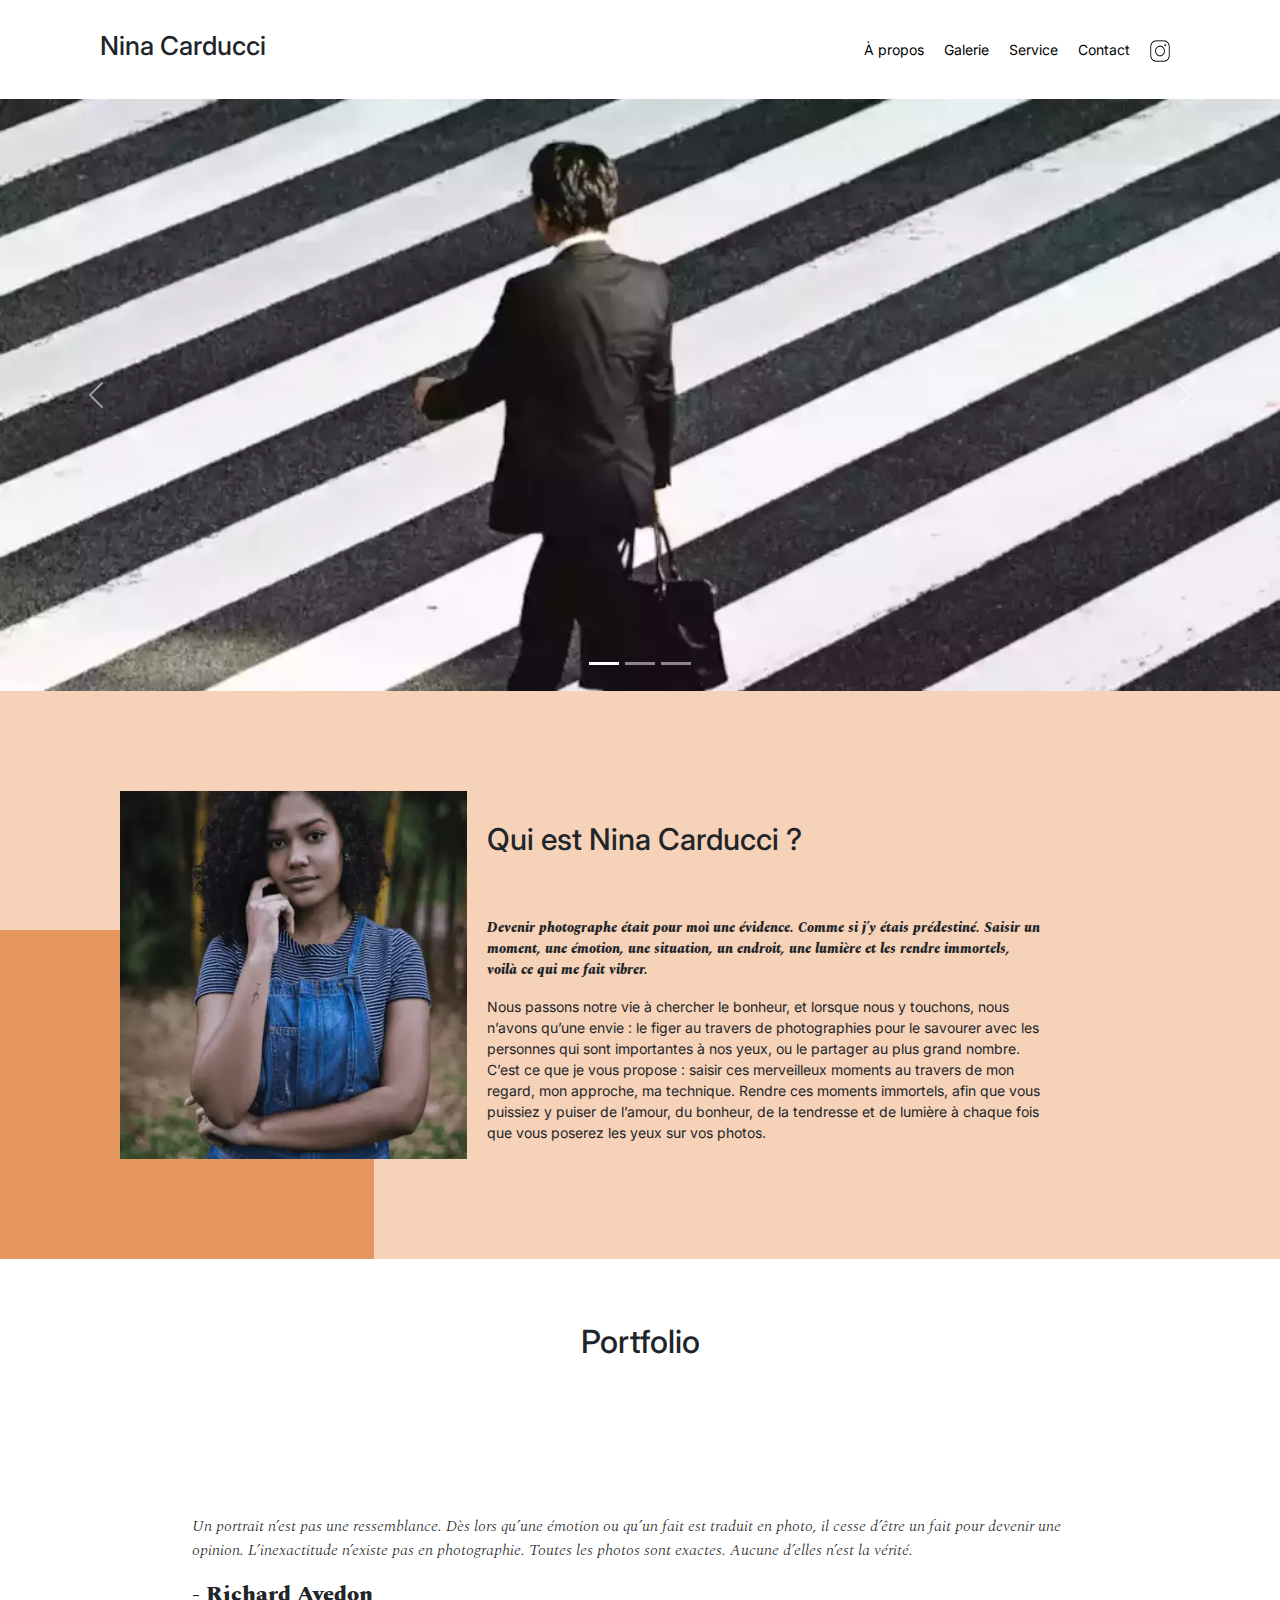
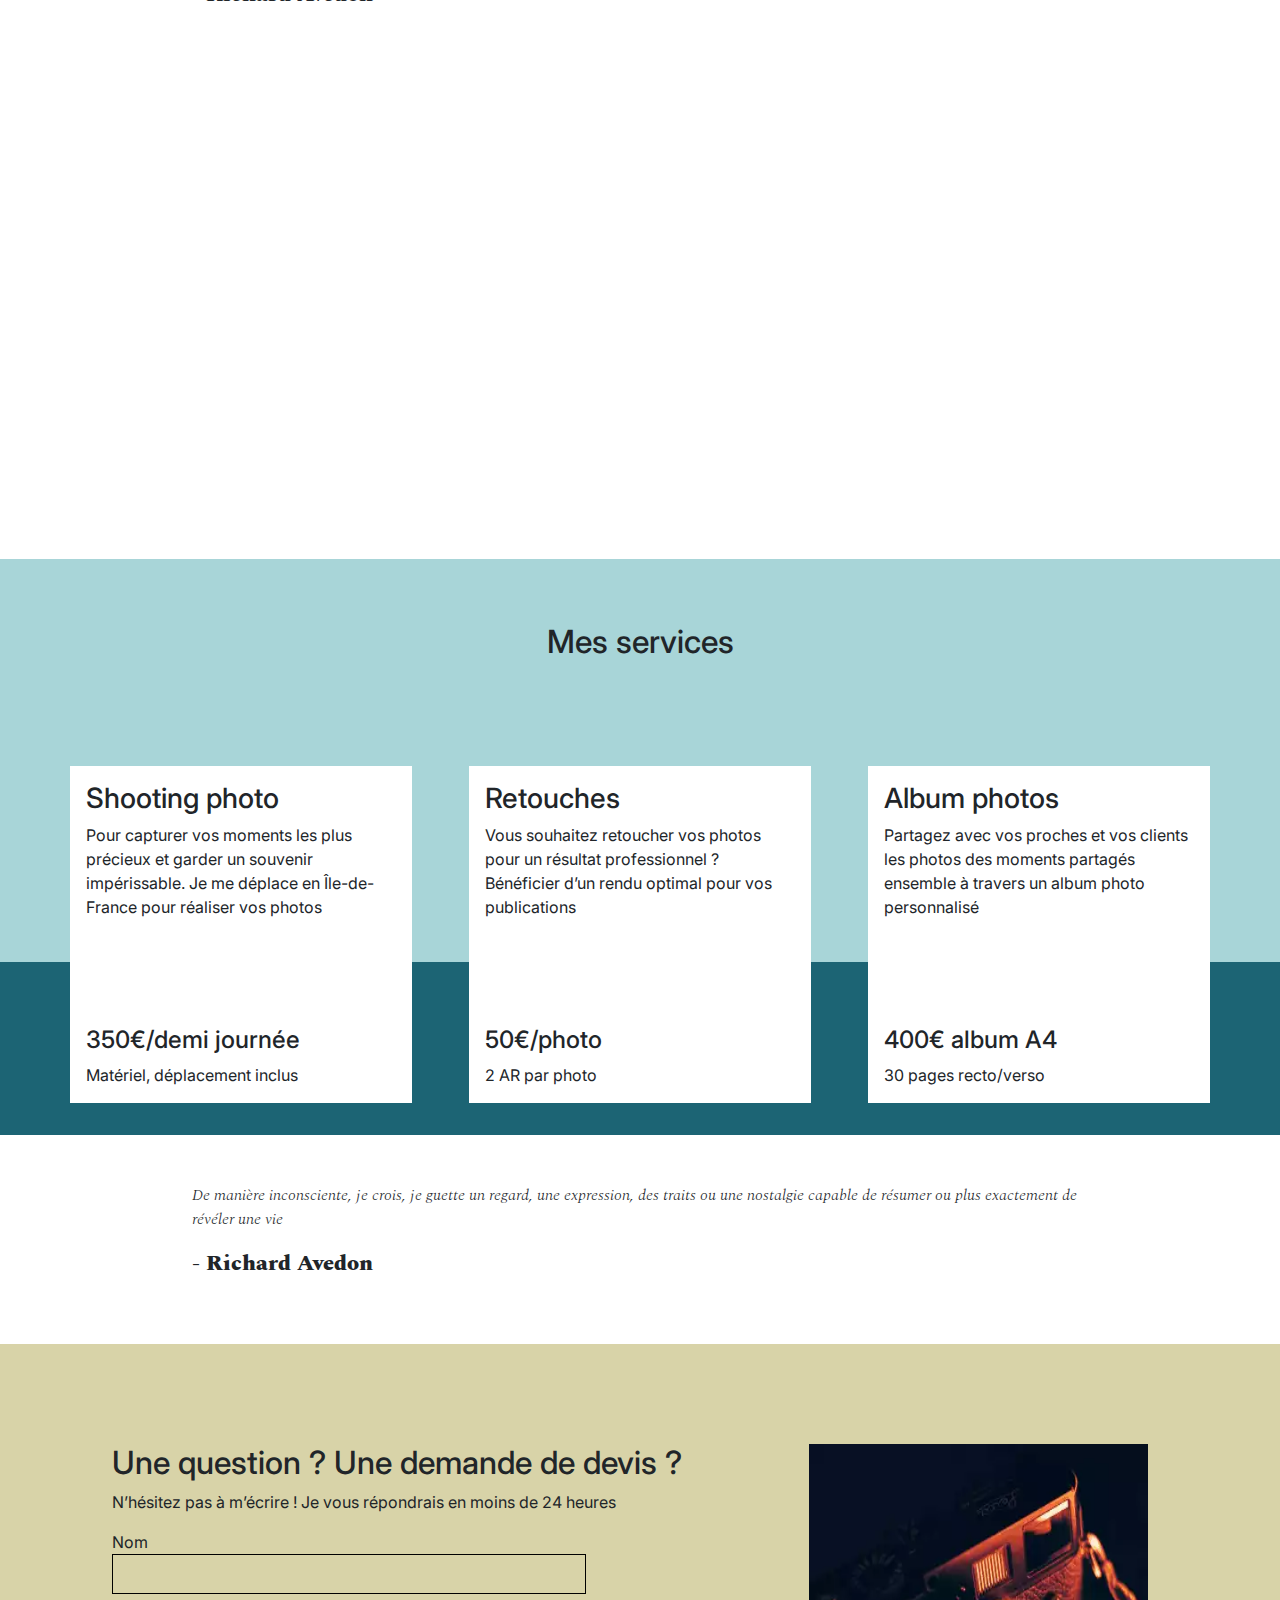
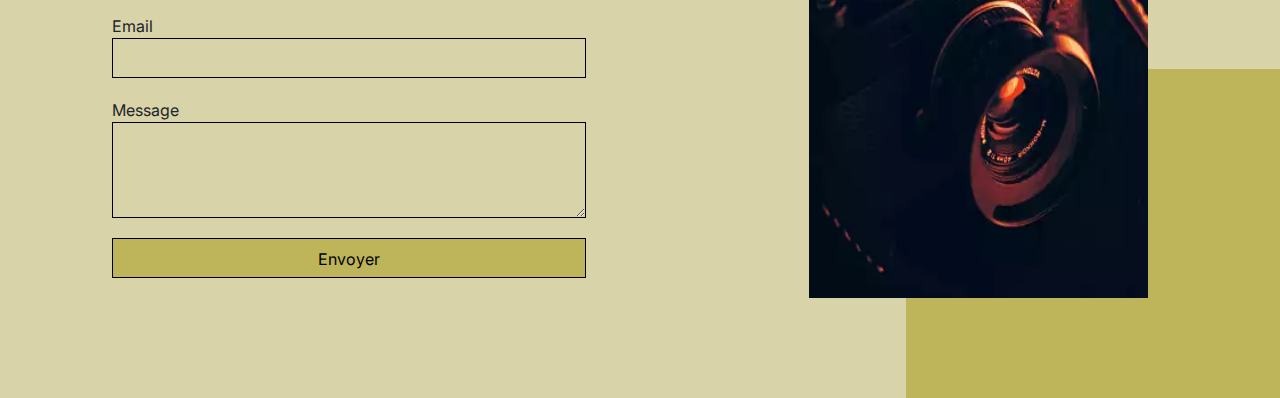
<file: index.html>
<!DOCTYPE html>
<html lang="fr">
<head>
	<title>Gallerie Photos Nina Carducci</title>
	<script type="application/ld+json">
		{
			"@context": "https://schema.org",
			"@type": "LocalBusiness",
			"name": "Nina Carducci Photographe",
			"image": "https://ndo18.github.io/Projet-9/assets/images/nina-min.webp",
			"@id": "https://ndo18.github.io/Projet-9/assets/images/nina-min.webp",
			"url": "https://ndo18.github.io/Projet-9/",
			"telephone": "05 56 67 78 89",
			"address": {
				"@type": "PostalAddress",
				"streetAddress": "68 avenue Alsace-Lorraine",
				"addressLocality": "Bordeaux",
				"postalCode": "33200",
				"addressCountry": "FR"
			},
			"openingHoursSpecification": {
				"@type": "OpeningHoursSpecification",
				"dayOfWeek": [
				"Monday",
				"Tuesday",
				"Wednesday",
				"Thursday",
				"Friday"
				],
				"opens": "10:00",
				"closes": "19:00"
			}
		}
	</script>
	<meta property="og:site_name" content="Gallerie Photos Nina Carducci" />
	<meta property="og:type" content="website" />
	<meta property="og:url" content="https://ndo18.github.io/Projet-9/" />
	<meta property="og:title" content="Gallerie Photos Nina Carducci" />
	<meta property="og:description" content="Bienvenue sur la gallerie photo de Nina Carducci, photographe Freelance à Bordeaux. Passionnée par la photo, je vous propose mes services tels que : Shooting photo, retouches, album photos." />
	<meta property="og:image" content="https://ndo18.github.io/Projet-9/assets/images/nina-min.webp" />
	<meta name="viewport" content="width=device-width, initial-scale=1.0">
	<meta charset="UTF-8">
	
	<link rel="stylesheet" href="./assets/bootstrap/bootstrap.min.css">
	<link rel="stylesheet" href="./assets/style.min.css">
	<link rel="preconnect" href="https://fonts.googleapis.com">
	<link rel="preconnect" href="https://fonts.gstatic.com" crossorigin>
	<link rel="preload" as="script" href="./assets/bootstrap/bootstrap.bundle.min.js" fetchpriority="high">
	<link href="https://fonts.googleapis.com/css2?family=Inter&family=Spectral:ital,wght@0,400;1,300;1,400;1,800&display=swap" rel="stylesheet">
</head>
<body>
	<header>
		<div class="top-header">
			<h1 class="name">Nina Carducci</h1>
			<div class="nav">   
				<ul>
					<li><a href="#about">À propos</a></li>
					<li><a href="#gallery">Galerie</a></li>
					<li><a href="#services">Service</a></li>
					<li><a href="#contact">Contact</a></li>
					<li><a class="social-link" href="https://www.instagram.com/ninacarducci.photo/?hl=fr" target="_blank"><img src="assets/images/instagram.png" alt="Logo instagram" width="100%" height="100%"></a></li>
				</ul>
			</div>
		</div>
	</header>
	<div id="header">
		
		<div id="carouselExampleIndicators" class="carousel slide" data-bs-ride="carousel">
			<div class="carousel-indicators">
				<button type="button" data-bs-target="#carouselExampleIndicators" data-bs-slide-to="0" class="active" aria-current="true" aria-label="Slide 1"></button>
				<button type="button" data-bs-target="#carouselExampleIndicators" data-bs-slide-to="1" aria-label="Slide 2"></button>
				<button type="button" data-bs-target="#carouselExampleIndicators" data-bs-slide-to="2" aria-label="Slide 3"></button>
			</div>
			<div class="carousel-inner">
				<div class="carousel-item active">
					<img src="./assets/images/slider/photo-ryoji-iwata-min-min-min-min.webp" class="d-block" alt="Photo d'un homme traversant la rue" width="100%" height="100%" loading="eager">
				</div>
				<div class="carousel-item">
					<img src="./assets/images/slider/photo-nicholas-green-min.webp" class="d-block" alt="Photo de spectateurs lors d'un évenement" width="100%" height="100%" loading="lazy">
				</div>
				<div class="carousel-item">
					<img src="./assets/images/slider/photo-edward-cisneros-min.webp" class="d-block" alt="Photo de mariage" width="100%" height="100%" loading="lazy">
				</div>
			</div>
			<button class="carousel-control-prev" type="button" data-bs-target="#carouselExampleIndicators" data-bs-slide="prev">
				<span class="carousel-control-prev-icon" aria-hidden="true"></span>
				<span class="visually-hidden">Previous</span>
			</button>
			<button class="carousel-control-next" type="button" data-bs-target="#carouselExampleIndicators" data-bs-slide="next">
				<span class="carousel-control-next-icon" aria-hidden="true"></span>
				<span class="visually-hidden">Next</span>
			</button>
		</div>
	</div>
	<main>
		<div id="about">
			<div class="picture left">
				<img src="./assets/images/nina-min.webp" alt="Portrait de Nina Carducci" width="100%" height="100%">
			</div>
			<div id="about-me">
				<h2 class="about-me__title">Qui est Nina Carducci ?</h2>
				<p class="about-me__introduction">Devenir photographe était pour moi une évidence. Comme si j’y étais prédestiné. Saisir un moment, une émotion, une situation, un endroit, une lumière et les rendre immortels, voilà ce qui me fait vibrer.</p>
				<p>Nous passons notre vie à chercher le bonheur, et lorsque nous y touchons, nous n’avons qu’une envie : le figer au travers de photographies pour le savourer avec les personnes qui sont importantes à nos yeux, ou le partager au plus grand nombre.
					C’est ce que je vous propose : saisir ces merveilleux moments au travers de mon regard, mon approche, ma technique. Rendre ces moments immortels, afin que vous puissiez y puiser de l’amour, du bonheur, de la tendresse et de lumière à chaque fois que vous poserez les yeux sur vos photos.</p>
				</div>
			</div>
			<div id="gallery">
				<h2 class="title">Portfolio</h2>
				<div class="container py-3">
					<div class="gallery" style="display: none">
						<img data-gallery-tag="Concert" class="gallery-item" src="./assets/images/gallery/concerts/photo-concert-aaron-paul-min.webp" alt="Photo de concert Aaron Paul" width="100%" height="100%" loading="lazy"/>
						<img data-gallery-tag="Entreprises" class="gallery-item" src="./assets/images/gallery/entreprise/photo-ali-morshedlou-min.webp" alt="Photo entreprise Ali Morshedlou" width="100%" height="100%" loading="lazy"/>
						<img data-gallery-tag="Entreprises" class="gallery-item" src="./assets/images/gallery/entreprise/photo-jason-goodman-min.webp" alt="Photo entreprise Jason Goodman" width="100%" height="100%" loading="lazy"/>
						<img data-gallery-tag="Mariages" class="gallery-item" src="./assets/images/gallery/mariage/mariage-hannah-busing-min.webp" alt="Photo de mariage Hanna Busing" width="100%" height="100%" loading="lazy"/>
						<img data-gallery-tag="Portrait" class="gallery-item" src="./assets/images/gallery/portraits/portrait-ade-tunji-min.webp" alt="Photo portrait Ade Tunji" width="100%" height="100%" loading="lazy"/>
						<img data-gallery-tag="Mariages" class="gallery-item" src="./assets/images/gallery/mariage/mariage-jakob-owens-min.webp" alt="Photo de mariage Jakob Owens" width="100%" height="100%" loading="lazy"/>
						<img data-gallery-tag="Portrait" class="gallery-item" src="./assets/images/gallery/portraits/portrait-nino-van-prattenburg-min.webp" alt="Photo portrait Nino Van Prattenburg" width="100%" height="100%" loading="lazy"/>
						<img data-gallery-tag="Concert" class="gallery-item" src="./assets/images/gallery/concerts/photo-concert-austin-neill-min.webp" alt="Photo de concert Austin Neill" width="100%" height="100%" loading="lazy"/>
						<img data-gallery-tag="Entreprises" class="gallery-item" src="./assets/images/gallery/entreprise/photo-mateus-campos-felipe-min.webp" alt="Photo entreprise de Mateus Campos Felipe" width="100%" height="100%" loading="lazy"/>
					</div>
				</div>
				<div class="quote">
					<figure>
						<blockquote>
							<p class="quote__text">Un portrait n’est pas une ressemblance. Dès lors qu’une émotion ou qu’un fait est traduit en photo, il cesse d’être un fait pour devenir une opinion. L’inexactitude n’existe pas en photographie. Toutes les photos sont exactes. Aucune d’elles n’est la vérité.</p>
						</blockquote>
						<figcaption class="quote__author">- Richard Avedon</figcaption>
					</figure>
				</div>
			</div>
			<div id="services">
				<h2 class="title">Mes services</h2>
				<div class="container">
					<div class="service">
						<div class="service__description">
							<h3>Shooting photo</h3>
							<p>Pour capturer vos moments les plus précieux et garder un souvenir impérissable. Je me déplace en Île-de-France pour réaliser vos photos</p>
						</div>
						<div class="service__price">
							<h4>350€/demi journée</h4>
							<span>Matériel, déplacement inclus</span>
						</div>
						
					</div>
					<div class="service">
						<div class="service__description">
							<h3>Retouches</h3>
							<p>Vous souhaitez retoucher vos photos pour un résultat professionnel ? Bénéficier d’un rendu optimal pour vos publications</p>
						</div>
						<div class="service__price">
							<h4>50€/photo</h4>
							<span>2 AR par photo</span>
						</div>
					</div>
					<div class="service">
						<div class="service__description">
							<h3>Album photos</h3>
							<p>Partagez avec vos proches et vos clients les photos des moments partagés ensemble à travers un album photo personnalisé</p>
						</div>
						<div class="service__price">
							<h4>400€ album A4</h4>
							<span>30 pages recto/verso</span>
						</div>
					</div>
				</div>
			</div>
			<div class="quote">
				<figure>
					<blockquote>
						<p class="quote__text">De manière inconsciente, je crois, je guette un regard, une expression, des traits ou une nostalgie capable de résumer ou plus exactement de révéler une vie</p>
					</blockquote>
					<figcaption class="quote__author">- Richard Avedon</figcaption>
				</figure>
			</div>
		</main>
		<footer>
			<div id="contact">
				<div class="container">
					<div class="form-container">
						<h2>Une question ? Une demande de devis ?</h2>
						<p> N’hésitez pas à m’écrire ! Je vous répondrais en moins de 24 heures</p>
						<form action="" method="post">
							<label for="nom">Nom</label>
							<input type="text" name="nom" id="nom">
							<label for="email">Email</label>
							<input type="email" name="email" id="email">
							<label for="message">Message</label>
							<textarea name="message" id="message" cols="30" rows="10"></textarea>
							<input type="submit" value="Envoyer"/>
						</form>
					</div>
					<div class="picture right">
						<img src="./assets/images/camera-min.webp" alt="Camera" width="100%" height="100%">
					</div>
				</div>
			</div>
		</footer>
	</body>
	<script defer src="./assets/bootstrap/bootstrap.bundle.min.js"></script>
	<script defer src="https://code.jquery.com/jquery-3.4.1.min.js" integrity="sha256-CSXorXvZcTkaix6Yvo6HppcZGetbYMGWSFlBw8HfCJo=" crossorigin="anonymous"></script>
	<script defer src="./assets/maugallery.min.js"></script>
	<script defer src="./assets/scripts.min.js"></script>
	</html>
</file>
<file: assets/style.min.css>
body{max-width:1920px;margin:auto}*{font-family:'Inter';font-style:normal}.top-header{background-color:#fff;position:sticky;top:0;z-index:1000;display:flex;justify-content:space-between;padding-inline:100px;padding-block:30px;align-items:center}.top-header .name{font-size:26px}.nav ul{display:flex;list-style-type:none;font-size:14px;margin-bottom:0}.nav li{padding-inline:10px}.nav a{text-decoration:none;color:#000}.social-link img{width:20px}#about{display:flex;background-color:#F6D2B8;padding-inline:100px;padding-block:100px;position:relative}.picture.left::before{content:' ';background-color:#E5975F;width:374px;height:329px;position:absolute;bottom:0;left:0;z-index:-1}.picture{flex:1;margin:0 20px;z-index:0}.picture img{width:100%}#about-me{flex:2}.about-me__title{margin-top:1em;margin-bottom:60px;font-size:30px}.about-me__introduction{font-family:'Spectral';font-weight:800;font-style:italic;width:60%}#about-me p{width:80%;font-size:14px}#gallery{min-height:100vh}.title{text-align:center;padding-block:2em}.gallery .nav{justify-content:center}.nav-pills .nav-link.active,.nav-pills .show>.nav-link{background-color:#000;border-radius:0}.nav-pills .nav-link{color:#000}.item-column{position:relative;margin-bottom:0!important;padding:0}.item-column::after{content:"";display:block;padding-bottom:100%}.gallery-item{position:absolute;width:100%;height:100%;object-fit:cover;padding:.5em}.mg-prev,.mg-next{width:30px;height:30px;border-radius:0%;justify-content:center;align-items:center;display:flex;font-size:24px}.quote{font-family:'Spectral';font-style:italic;width:70%;margin:auto;padding-block:3em}.quote__text{font-family:Spectral;font-style:italic;font-weight:300}.quote__author{font-family:Spectral;font-weight:800;font-size:22px}#services{margin:auto;background-color:#A8D5D8;position:relative}#services .container::before{content:' ';background-color:#1C6474;position:absolute;width:100%;height:30%;bottom:0;left:0;z-index:0}#services .container{justify-content:space-between;display:flex;padding:2em 0}.service{background-color:#fff;max-width:390px;width:30%;height:337px;padding:1em;display:flex;flex-direction:column;justify-content:space-between;z-index:1}#contact{margin:auto;background-color:#D8D3A8;position:relative;padding-inline:100px;padding-block:100px}#contact .container{display:flex}.picture.right::before{content:' ';background-color:#BEB45A;width:374px;height:329px;position:absolute;bottom:0;right:0;z-index:-1}.form-container{flex:2}form{display:flex;flex-direction:column;width:70%;align-items:flex-start}form input{width:100%;background-color:transparent;border:solid 1px;height:2.5em;margin-bottom:20px}form textarea{width:100%;background-color:transparent;border:solid 1px;height:5em;line-height:2.5em;font-size:1.2em;margin-bottom:20px}input[type="submit"]{background-color:#BEB45A;padding:.5em 1em}@media all and (max-width:1180px){.picture{flex:2}#about,#contact .container{align-items:center}.about-me__title{margin-top:0;margin-bottom:1em}#about-me h2,#about-me p{width:100%}}@media all and (max-width:1000px){#about{flex-direction:column}.picture{width:50%}.picture.left::before{width:100%;height:30%;position:absolute;bottom:auto;top:0;left:0;z-index:-1}.about-me__title{text-align:center;margin-top:1em}#services .container{flex-direction:column}.service{width:100%;max-width:100%;height:auto;margin:2em 0}.service__description{margin-bottom:1em}#services .container::before{width:30%;height:100%;bottom:0;right:0;left:auto;z-index:0}#contact .container{flex-direction:column}#contact .picture.right{margin-top:1em}.picture.right::before{width:100%;height:30%;position:absolute;bottom:0;right:0;z-index:-1}}@media all and (max-width:650px){.top-header{flex-direction:column;padding-inline:0}.top-header .nav,.top-header .nav ul{width:100%;padding:0 0 0 0}.top-header .nav li{flex:1;padding-block:1em;text-align:center}.picture.left::before,.picture.right::before{height:150px}#services .container{align-items:center}.service{max-width:90%}#about,#contact{padding-inline:2em;padding-block:2em}form{width:100%}.picture{width:80%}}
</file>
